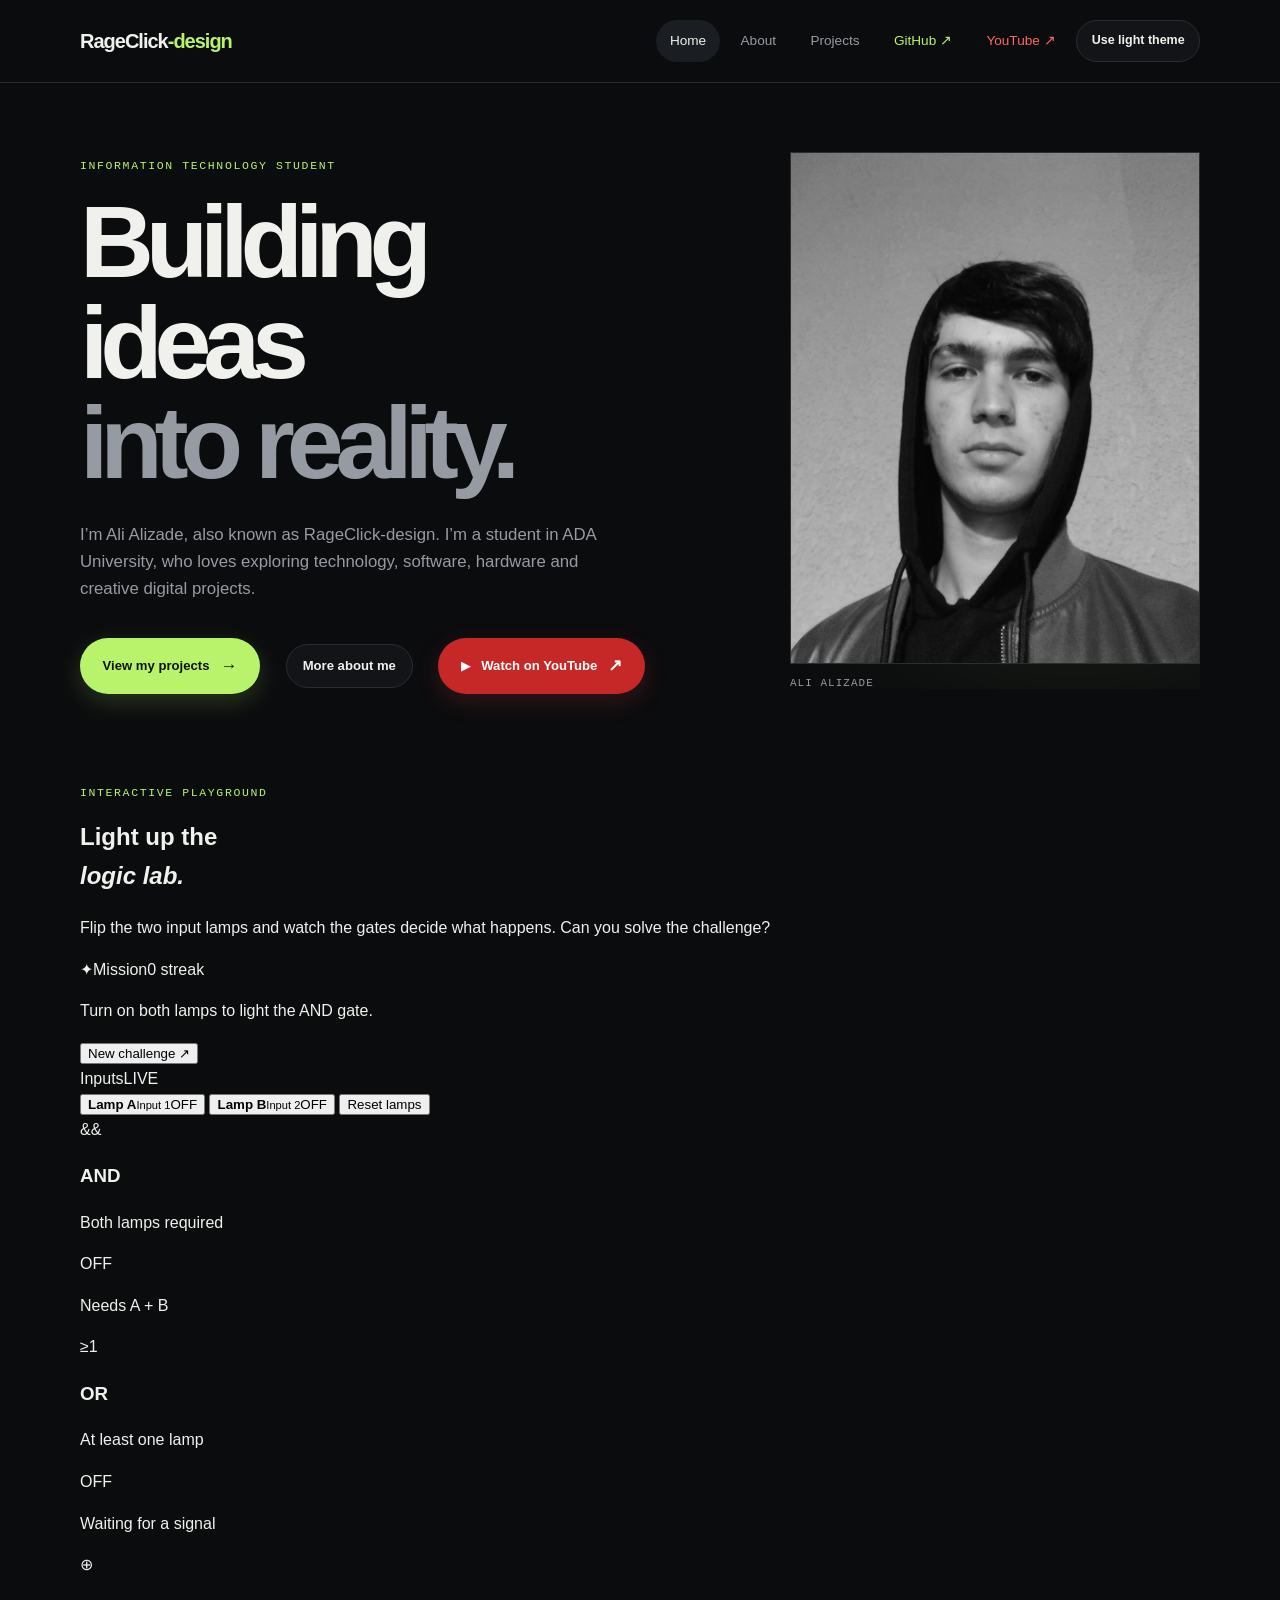
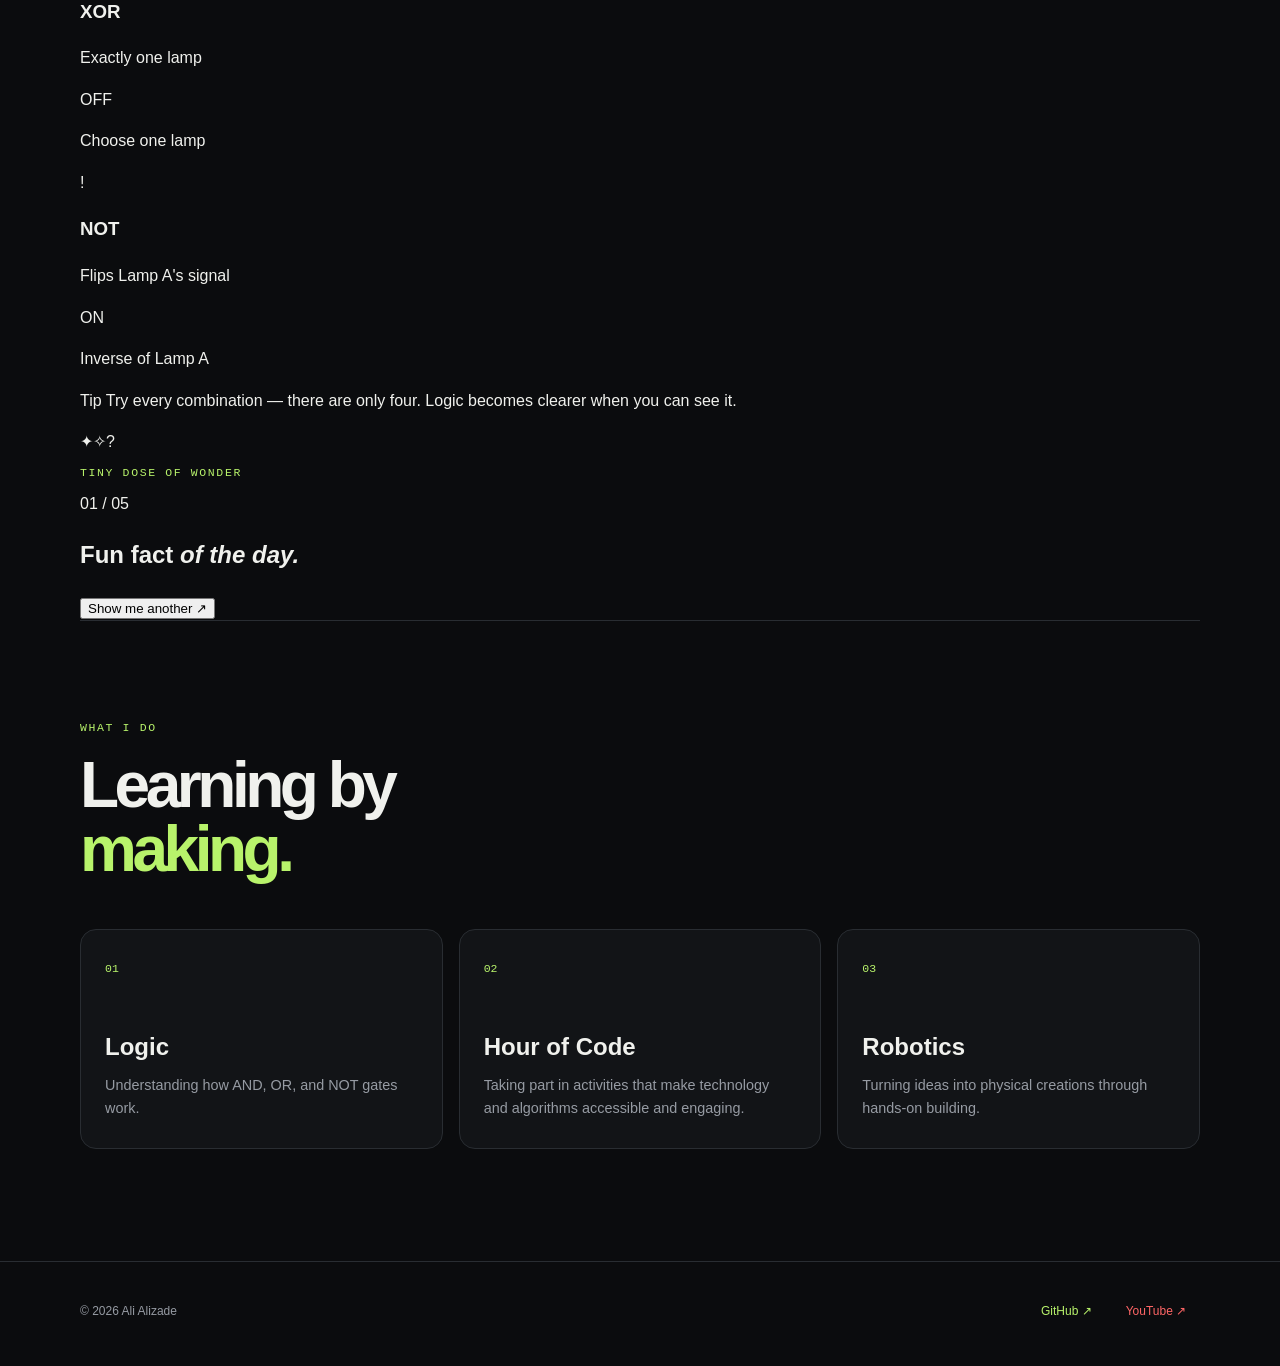
<file: index.html>
<!DOCTYPE html>
<html lang="en">
<head>
  <meta charset="UTF-8">
  <meta name="viewport" content="width=device-width, initial-scale=1.0">
  <meta name="description" content="Personal portfolio of Ali Alizade, also known as RageClick-design.">
  <title>RageClick-design | Portfolio</title>
  <link rel="stylesheet" href="style.css">
  <script src="script.js" defer></script>
</head>
<body>
  <header class="site-header">
    <nav class="navbar container" aria-label="Main navigation">
      <a class="brand" href="index.html">RageClick<span>-design</span></a>
      <button class="menu-toggle" type="button" aria-expanded="false" aria-controls="site-menu">
        <span></span><span></span><span></span>
        <span class="sr-only">Toggle navigation</span>
      </button>
      <ul class="nav-links" id="site-menu">
        <li><a class="active" href="index.html">Home</a></li>
        <li><a href="about.html">About</a></li>
        <li><a href="projects.html">Projects</a></li>
        <li><a class="github-link" href="https://github.com/RageClick-design?tab=repositories" target="_blank" rel="noopener noreferrer">GitHub ↗</a></li>
        <li><a class="youtube-link" href="http://www.youtube.com/@eraXwanderer" target="_blank" rel="noopener noreferrer">YouTube ↗</a></li>
        <li><button class="theme-toggle" type="button" aria-pressed="false">Use light theme</button></li>
      </ul>
    </nav>
  </header>

  <main>
    <section class="hero container">
      <div class="hero-copy">
        <p class="eyebrow">Information Technology student</p>
        <h1>Building ideas<br><span>into reality.</span></h1>
        <p class="intro">I’m Ali Alizade, also known as RageClick-design. I’m a student in ADA University, who loves exploring technology, software, hardware and creative digital projects.</p>
        <div class="hero-actions">
          <a class="button button-primary" href="projects.html">View my projects <span>→</span></a>
          <a class="text-link" href="about.html">More about me</a>
          <a class="button button-youtube" href="http://www.youtube.com/@eraXwanderer" target="_blank" rel="noopener noreferrer"><span class="play-icon" aria-hidden="true">▶</span>Watch on YouTube <span>↗</span></a>
        </div>
      </div>
      <div class="profile-frame">
        <div class="profile-glow"></div>
        <img src="Ali Alizade.jpeg" alt="Portrait of Ali Alizade" class="profile-image">
        <p class="profile-label">ALI ALIZADE</p>
      </div>
    </section>

    <section class="logic-lab container" aria-labelledby="logic-lab-title">
      <div class="lab-intro">
        <div>
          <p class="eyebrow">Interactive playground</p>
          <h2 id="logic-lab-title">Light up the<br><em>logic lab.</em></h2>
          <p class="lab-description">Flip the two input lamps and watch the gates decide what happens. Can you solve the challenge?</p>
        </div>
        <div class="challenge-card" aria-live="polite">
          <div class="challenge-topline"><span class="challenge-icon">✦</span><span>Mission</span><span class="streak-badge" data-streak>0 streak</span></div>
          <p class="challenge-text" data-challenge>Turn on both lamps to light the AND gate.</p>
          <button class="challenge-button" type="button" data-new-challenge>New challenge <span>↗</span></button>
        </div>
      </div>

      <div class="lab-console">
        <div class="lamp-controls" aria-label="Lamp controls">
          <div class="control-heading"><span>Inputs</span><span class="live-dot">LIVE</span></div>
          <button class="lamp-switch lamp-a" type="button" data-lamp="a" aria-pressed="false">
            <span class="lamp-orb" aria-hidden="true"></span><span class="lamp-copy"><strong>Lamp A</strong><small>Input 1</small></span><span class="switch-state">OFF</span>
          </button>
          <button class="lamp-switch lamp-b" type="button" data-lamp="b" aria-pressed="false">
            <span class="lamp-orb" aria-hidden="true"></span><span class="lamp-copy"><strong>Lamp B</strong><small>Input 2</small></span><span class="switch-state">OFF</span>
          </button>
          <button class="reset-lab" type="button" data-reset-lab>Reset lamps</button>
        </div>

        <div class="gate-board" aria-label="Logic gate outputs">
          <article class="gate-card gate-and" data-gate="and">
            <div class="gate-card-head"><span class="gate-symbol">&amp;&amp;</span><div><h3>AND</h3><p>Both lamps required</p></div><span class="gate-status">OFF</span></div>
            <div class="gate-visual"><span class="wire"></span><span class="output-lamp"></span></div>
            <p class="gate-result" data-result>Needs A + B</p>
          </article>
          <article class="gate-card gate-or" data-gate="or">
            <div class="gate-card-head"><span class="gate-symbol">≥1</span><div><h3>OR</h3><p>At least one lamp</p></div><span class="gate-status">OFF</span></div>
            <div class="gate-visual"><span class="wire"></span><span class="output-lamp"></span></div>
            <p class="gate-result" data-result>Waiting for a signal</p>
          </article>
          <article class="gate-card gate-xor" data-gate="xor">
            <div class="gate-card-head"><span class="gate-symbol">⊕</span><div><h3>XOR</h3><p>Exactly one lamp</p></div><span class="gate-status">OFF</span></div>
            <div class="gate-visual"><span class="wire"></span><span class="output-lamp"></span></div>
            <p class="gate-result" data-result>Choose one lamp</p>
          </article>
          <article class="gate-card gate-not" data-gate="not">
            <div class="gate-card-head"><span class="gate-symbol">!</span><div><h3>NOT</h3><p>Flips Lamp A's signal</p></div><span class="gate-status">ON</span></div>
            <div class="gate-visual"><span class="wire"></span><span class="output-lamp"></span></div>
            <p class="gate-result" data-result>Inverse of Lamp A</p>
          </article>
        </div>
      </div>
      <p class="lab-tip"><span>Tip</span> Try every combination — there are only four. Logic becomes clearer when you can see it.</p>
    </section>

    <section class="fact-section container" aria-labelledby="fact-title">
      <div class="fact-card">
        <div class="fact-art" aria-hidden="true"><span class="fact-spark spark-one">✦</span><span class="fact-spark spark-two">✧</span><span class="fact-orb">?</span></div>
        <div class="fact-content">
          <div class="fact-heading"><p class="eyebrow">Tiny dose of wonder</p><span class="fact-counter" data-fact-counter>01 / 05</span></div>
          <h2 id="fact-title">Fun fact <em>of the day.</em></h2>
          <p class="fact-text" data-fact-text></p>
          <button class="fact-button" type="button" data-next-fact>Show me another <span>↗</span></button>
        </div>
      </div>
    </section>

    <section class="highlight-section container">
      <div class="section-heading">
        <p class="eyebrow">What I do</p>
        <h2>Learning by<br><em>making.</em></h2>
      </div>
      <div class="highlight-grid">
        <article class="highlight-card"><span class="card-number">01</span><h3>Logic</h3><p>Understanding how AND, OR, and NOT gates work.</p></article>
        <article class="highlight-card"><span class="card-number">02</span><h3>Hour of Code</h3><p>Taking part in activities that make technology and algorithms accessible and engaging.</p></article>
        <article class="highlight-card"><span class="card-number">03</span><h3>Robotics</h3><p>Turning ideas into physical creations through hands-on building.</p></article>
      </div>
    </section>
  </main>

  <footer class="site-footer">
    <div class="container footer-content">
      <p>© <span data-current-year>2026</span> Ali Alizade</p>
      <div class="footer-links">
        <a href="https://github.com/RageClick-design?tab=repositories" target="_blank" rel="noopener noreferrer">GitHub ↗</a>
        <a href="http://www.youtube.com/@eraXwanderer" target="_blank" rel="noopener noreferrer">YouTube ↗</a>
      </div>
    </div>
  </footer>
</body>
</html>
</file>
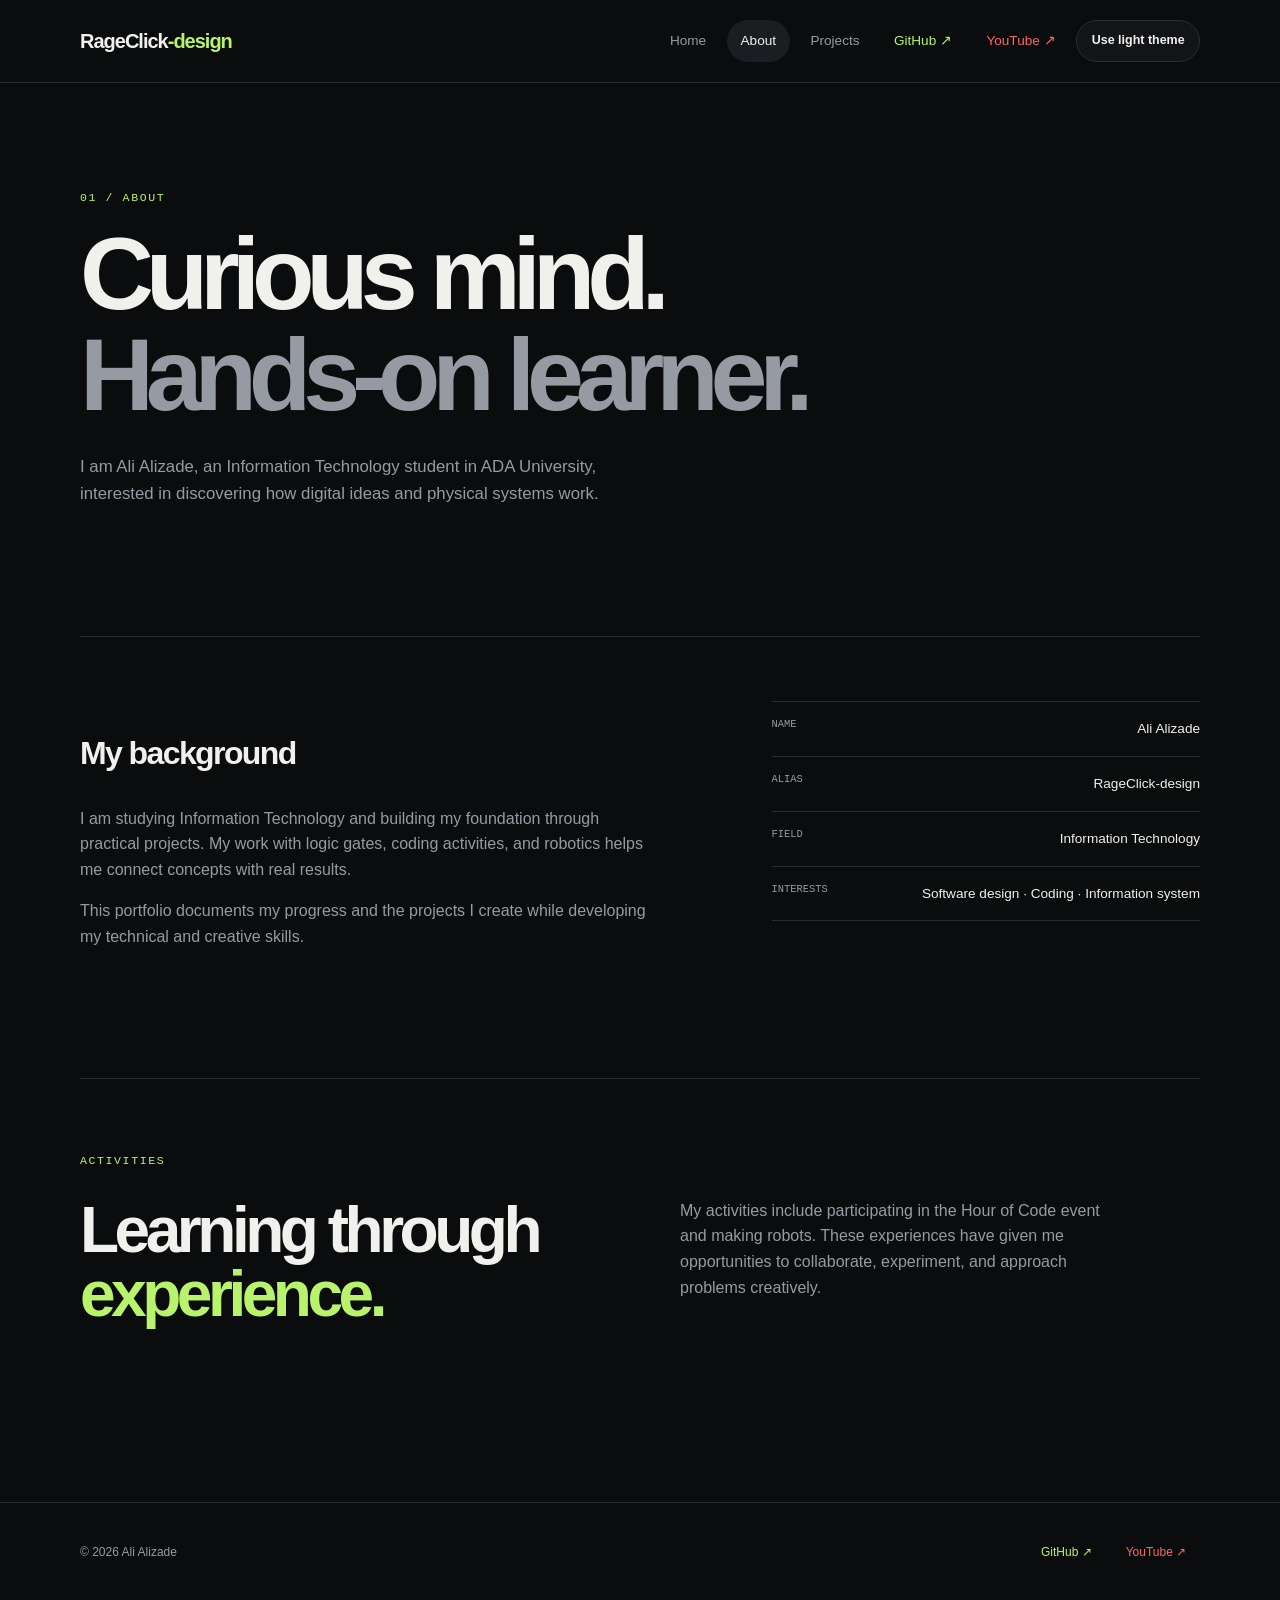
<file: about.html>
<!DOCTYPE html>
<html lang="en">
<head>
  <meta charset="UTF-8">
  <meta name="viewport" content="width=device-width, initial-scale=1.0">
  <meta name="description" content="About Ali Alizade, an Information Technology student.">
  <title>About | RageClick-design</title>
  <link rel="stylesheet" href="style.css">
  <script src="script.js" defer></script>
</head>
<body>
  <header class="site-header">
    <nav class="navbar container" aria-label="Main navigation">
      <a class="brand" href="index.html">RageClick<span>-design</span></a>
      <button class="menu-toggle" type="button" aria-expanded="false" aria-controls="site-menu"><span></span><span></span><span></span><span class="sr-only">Toggle navigation</span></button>
      <ul class="nav-links" id="site-menu">
        <li><a href="index.html">Home</a></li><li><a class="active" href="about.html">About</a></li><li><a href="projects.html">Projects</a></li><li><a class="github-link" href="https://github.com/RageClick-design?tab=repositories" target="_blank" rel="noopener noreferrer">GitHub ↗</a></li>        <li><a class="youtube-link" href="http://www.youtube.com/@eraXwanderer" target="_blank" rel="noopener noreferrer">YouTube ↗</a></li><li><button class="theme-toggle" type="button" aria-pressed="false">Use light theme</button></li>      </ul>
    </nav>
  </header>

  <main class="page-main container">
    <section class="page-intro"><p class="eyebrow">01 / About</p><h1>Curious mind.<br><span>Hands-on learner.</span></h1><p class="lead">I am Ali Alizade, an Information Technology student in ADA University, interested in discovering how digital ideas and physical systems work.</p></section>
    <section class="about-grid">
      <div><h2>My background</h2><p>I am studying Information Technology and building my foundation through practical projects. My work with logic gates, coding activities, and robotics helps me connect concepts with real results.</p><p>This portfolio documents my progress and the projects I create while developing my technical and creative skills.</p></div>
      <div class="details-list"><div><span>NAME</span><strong>Ali Alizade</strong></div><div><span>ALIAS</span><strong>RageClick-design</strong></div><div><span>FIELD</span><strong>Information Technology</strong></div><div><span>INTERESTS</span><strong>Software design · Coding · Information system</strong></div></div>
    </section>
    <section class="activity-section"><p class="eyebrow">Activities</p><div class="activity-row"><h2>Learning through<br><em>experience.</em></h2><p>My activities include participating in the Hour of Code event and making robots. These experiences have given me opportunities to collaborate, experiment, and approach problems creatively.</p></div></section>
  </main>

  <footer class="site-footer"><div class="container footer-content"><p>© <span data-current-year>2026</span> Ali Alizade</p>  <div class="footer-links"><a href="https://github.com/RageClick-design?tab=repositories" target="_blank" rel="noopener noreferrer">GitHub ↗</a><a href="http://www.youtube.com/@eraXwanderer" target="_blank" rel="noopener noreferrer">YouTube ↗</a></div></div></footer></body>
</html>
</file>
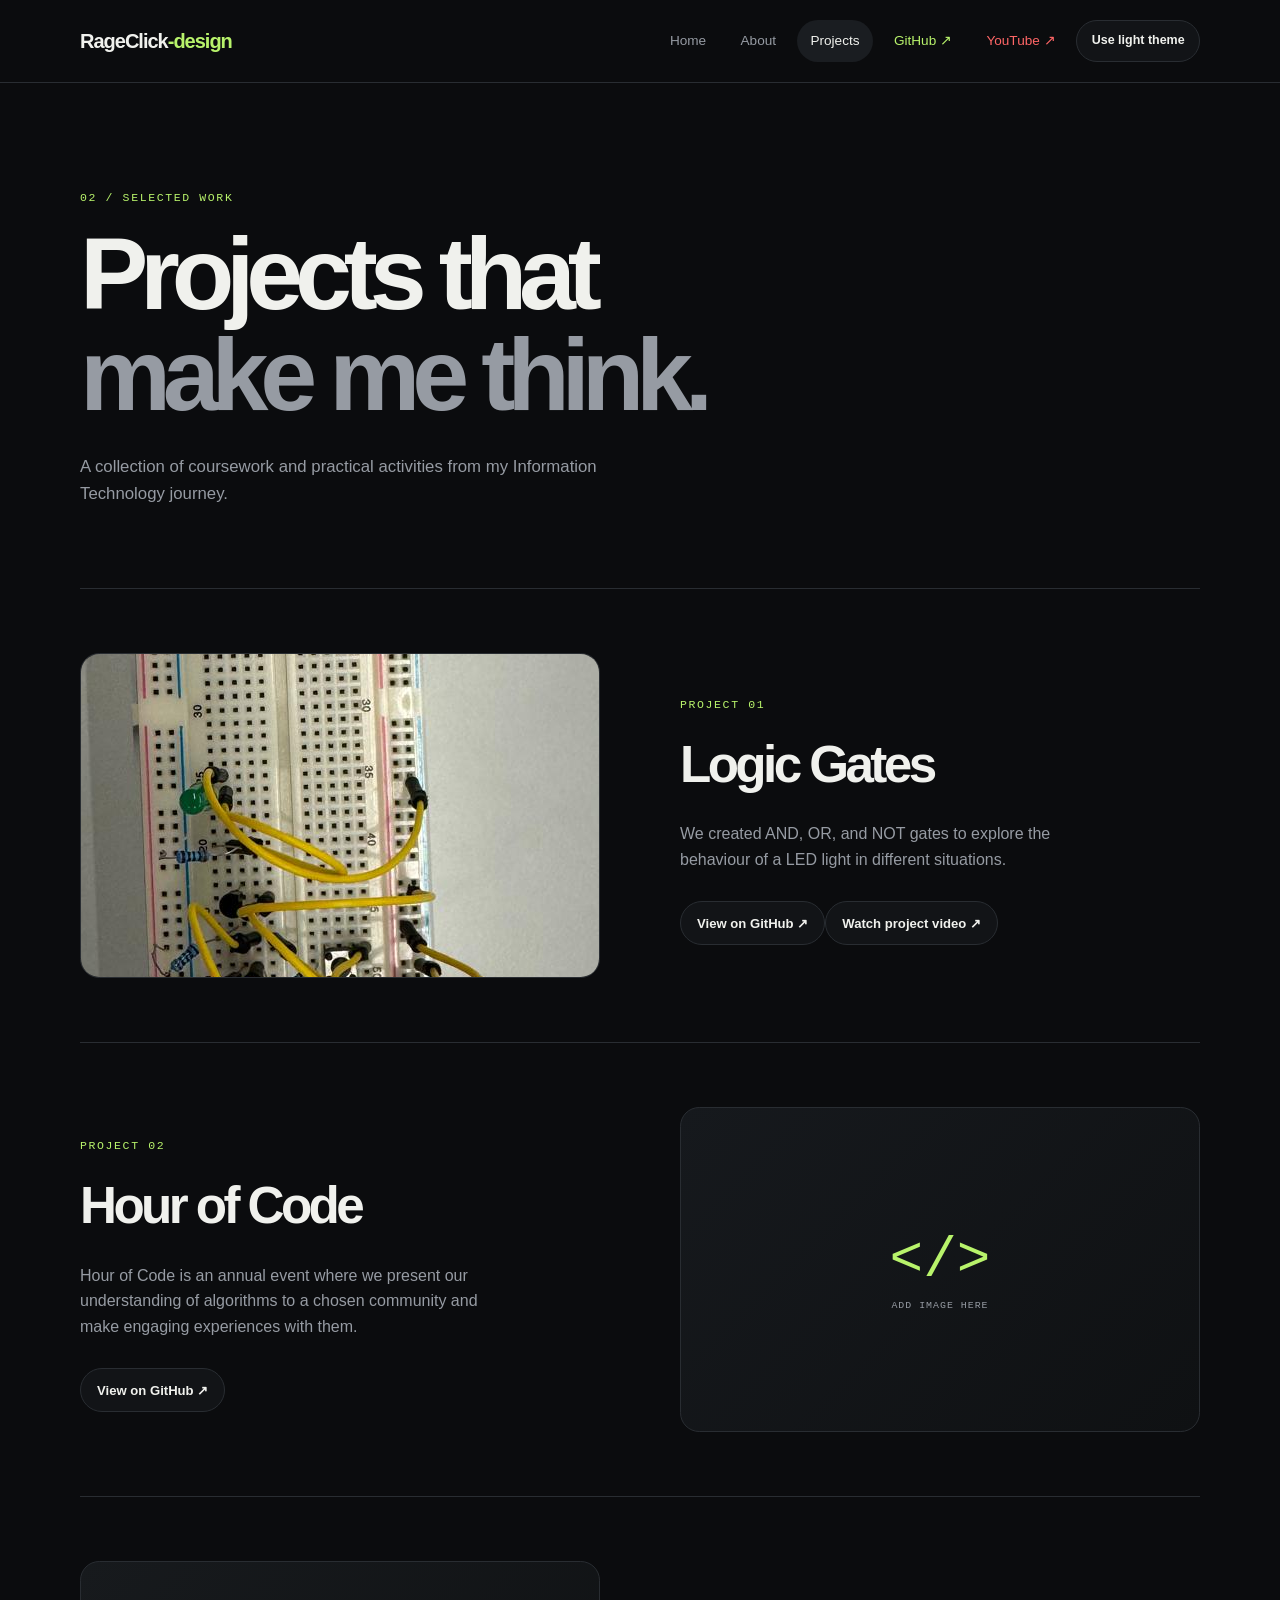
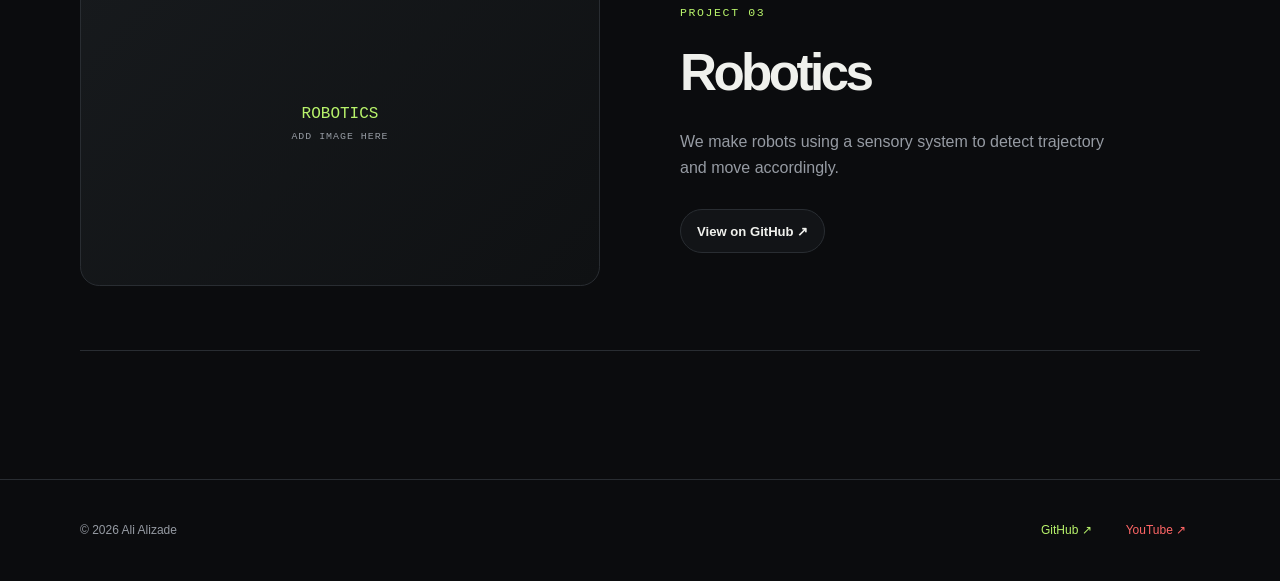
<file: projects.html>
<!DOCTYPE html>
<html lang="en">
<head>
  <meta charset="UTF-8">
  <meta name="viewport" content="width=device-width, initial-scale=1.0">
  <meta name="description" content="Projects by Ali Alizade, including logic gates, Hour of Code, and robotics.">
  <title>Projects | RageClick-design</title>
  <link rel="stylesheet" href="style.css">
  <script src="script.js" defer></script>
</head>
<body>
  <header class="site-header"><nav class="navbar container" aria-label="Main navigation"><a class="brand" href="index.html">RageClick<span>-design</span></a><button class="menu-toggle" type="button" aria-expanded="false" aria-controls="site-menu"><span></span><span></span><span></span><span class="sr-only">Toggle navigation</span></button><ul class="nav-links" id="site-menu"><li><a href="index.html">Home</a></li><li><a href="about.html">About</a></li><li><a class="active" href="projects.html">Projects</a></li><li><a class="github-link" href="https://github.com/RageClick-design?tab=repositories" target="_blank" rel="noopener noreferrer">GitHub ↗</a></li><li><a class="youtube-link" href="http://www.youtube.com/@eraXwanderer" target="_blank" rel="noopener noreferrer">YouTube ↗</a></li><li><button class="theme-toggle" type="button" aria-pressed="false">Use light theme</button></li></ul></nav></header>
  <main class="page-main container">
    <section class="page-intro projects-intro"><p class="eyebrow">02 / Selected work</p><h1>Projects that<br><span>make me think.</span></h1><p class="lead">A collection of coursework and practical activities from my Information Technology journey.</p></section>
    <section class="projects-list">
      <article class="project-card"><div class="project-visual visual-gates" role="img" aria-label="Diagram showing AND, OR, and NOT logic gates"><img src="Logic gate.jpeg" alt="Photo showing AND, OR, and NOT logic gates"><small>LOGIC GATES</small></div><div class="project-info"><p class="project-number">PROJECT 01</p><h2>Logic Gates</h2><p><!-- Add your final description here. --> We created AND, OR, and NOT gates to explore the behaviour of a LED light in different situations.</p><a class="text-link" href="https://github.com/RageClick-design?tab=repositories" target="_blank" rel="noopener noreferrer">View on GitHub ↗</a><a class="text-link" href="https://youtu.be/5MCAFuxGHAo" target="_blank" rel="noopener noreferrer">Watch project video ↗</a></div></article>
      <article class="project-card project-card-reverse"><div class="project-visual visual-code"><span class="code-mark">&lt;/&gt;</span><small>ADD IMAGE HERE</small></div><div class="project-info"><p class="project-number">PROJECT 02</p><h2>Hour of Code</h2><p><!-- Add your final description here. --> Hour of Code is an annual event where we present our understanding of algorithms to a chosen community and make engaging experiences with them.</p><a class="text-link" href="https://github.com/RageClick-design?tab=repositories" target="_blank" rel="noopener noreferrer">View on GitHub ↗</a></div></article>
      <article class="project-card"><div class="project-visual visual-robot"><span>ROBOTICS</span><small>ADD IMAGE HERE</small></div><div class="project-info"><p class="project-number">PROJECT 03</p><h2>Robotics</h2><p><!-- Add your final description here. --> We make robots using a sensory system to detect trajectory and move accordingly.</p><a class="text-link" href="https://github.com/RageClick-design?tab=repositories" target="_blank" rel="noopener noreferrer">View on GitHub ↗</a></div></article>
    </section>
  </main>
  <footer class="site-footer"><div class="container footer-content"><p>© <span data-current-year>2026</span> Ali Alizade</p><div class="footer-links"><a href="https://github.com/RageClick-design?tab=repositories" target="_blank" rel="noopener noreferrer">GitHub ↗</a><a href="http://www.youtube.com/@eraXwanderer" target="_blank" rel="noopener noreferrer">YouTube ↗</a></div></div></footer>
</body>
</html>
</file>
<file: style.css>
:root { --bg:#0b0c0e; --surface:#121417; --surface-light:#1a1d21; --text:#f0f1ed; --muted:#969ba3; --line:#292d32; --accent:#b8f36b; --max:1120px; }
:root[data-theme="light"] { --bg:#f7f8f5; --surface:#fff; --surface-light:#edf0e9; --text:#171a16; --muted:#62695f; --line:#dce1d7; --accent:#547d24; }
* { box-sizing:border-box; }
html { scroll-behavior:smooth; }
body { margin:0; background:var(--bg); color:var(--text); font-family:'Manrope',Arial,sans-serif; line-height:1.6; }
a { color:inherit; text-decoration:none; }
.container { width:min(calc(100% - 3rem),var(--max)); margin:auto; }
.site-header { border-bottom:1px solid var(--line); }
.navbar { min-height:82px; display:flex; align-items:center; justify-content:space-between; gap:2rem; }
.brand { font-weight:800; letter-spacing:-.05em; font-size:1.25rem; }.brand span { color:var(--accent); }
.nav-links { display:flex; align-items:center; gap:2rem; list-style:none; margin:0; padding:0; font-size:.85rem; color:var(--muted); }.nav-links a { transition:color .2s; }.nav-links a:hover,.nav-links a.active { color:var(--text); }.nav-links .github-link { color:var(--accent); }
.theme-toggle { border:1px solid var(--line); background:var(--surface); color:var(--text); padding:.55rem .8rem; font:inherit; font-size:.78rem; cursor:pointer; transition:background .2s,border-color .2s; }.theme-toggle:hover { background:var(--surface-light); border-color:var(--accent); }.theme-toggle:focus-visible { outline:2px solid var(--accent); outline-offset:3px; }
.menu-toggle { display:none; background:none; border:0; padding:.5rem; cursor:pointer; }.menu-toggle span:not(.sr-only) { display:block; width:24px; height:2px; margin:5px; background:var(--text); }
.hero { min-height:640px; display:grid; grid-template-columns:1.1fr .9fr; align-items:center; gap:5rem; padding-top:4rem; padding-bottom:5rem; }.eyebrow,.project-number { color:var(--accent); font:500 .72rem 'DM Mono',monospace; letter-spacing:.14em; text-transform:uppercase; }.hero h1,.page-intro h1 { font-size:clamp(3.4rem,8vw,7.2rem); line-height:.98; letter-spacing:-.08em; margin:1.3rem 0 1.8rem; }.hero h1 span,.page-intro h1 span { color:var(--muted); }.intro,.lead { max-width:550px; color:var(--muted); font-size:1.05rem; }.hero-actions { display:flex; align-items:center; gap:1.6rem; margin-top:2.2rem; }.button { display:inline-flex; align-items:center; gap:1rem; padding:.9rem 1.25rem; font-size:.82rem; font-weight:700; }.button-primary { background:var(--accent); color:#10130c; }.button-primary span { font-size:1.2rem; }.text-link { border-bottom:1px solid var(--accent); padding-bottom:.18rem; color:var(--text); font-size:.82rem; }.text-link:hover { color:var(--accent); }
.profile-frame { position:relative; max-width:410px; justify-self:end; overflow:clip; }.profile-glow { position:absolute; width:80%; height:80%; right:-10%; top:10%; background:var(--accent); filter:blur(90px); opacity:.11; }.profile-image { display:block; position:relative; width:100%; aspect-ratio:4/5; object-fit:cover; filter:grayscale(100%); border:1px solid var(--line); }.profile-label { color:var(--muted); font:400 .68rem 'DM Mono',monospace; letter-spacing:.1em; margin:.8rem 0 0; }
.highlight-section { border-top:1px solid var(--line); padding:5.5rem 0 7rem; }.section-heading h2,.activity-row h2 { font-size:clamp(2.4rem,5vw,4.3rem); line-height:1; letter-spacing:-.07em; margin:1.2rem 0 3rem; }.section-heading em,.activity-row em { color:var(--accent); font-style:normal; }.highlight-grid { display:grid; grid-template-columns:repeat(3,1fr); gap:1rem; }.highlight-card { background:var(--surface); border:1px solid var(--line); min-height:220px; padding:1.5rem; }.card-number { color:var(--accent); font:400 .72rem 'DM Mono',monospace; }.highlight-card h3 { font-size:1.5rem; margin:3rem 0 .5rem; }.highlight-card p { color:var(--muted); font-size:.9rem; margin:0; }
.page-main { padding-top:6rem; padding-bottom:8rem; }.page-intro { padding-bottom:7rem; }.page-intro h1 { font-size:clamp(3.5rem,8vw,6.8rem); max-width:900px; }.about-grid { display:grid; grid-template-columns:1.15fr .85fr; gap:7rem; padding:4rem 0 7rem; border-top:1px solid var(--line); }.about-grid h2 { font-size:2rem; letter-spacing:-.05em; }.about-grid p { color:var(--muted); max-width:600px; }.details-list { border-top:1px solid var(--line); }.details-list div { display:flex; justify-content:space-between; gap:1rem; padding:1rem 0; border-bottom:1px solid var(--line); font-size:.85rem; }.details-list span { color:var(--muted); font:400 .65rem 'DM Mono',monospace; }.details-list strong { text-align:right; font-weight:500; }.activity-section { border-top:1px solid var(--line); padding-top:4rem; }.activity-row { display:grid; grid-template-columns:1fr 1fr; gap:5rem; align-items:start; }.activity-row p { color:var(--muted); margin-top:1.2rem; max-width:450px; }
.projects-intro { padding-bottom:4rem; }.projects-list { border-top:1px solid var(--line); }.project-card { display:grid; grid-template-columns:1fr 1fr; gap:5rem; align-items:center; padding:4rem 0; border-bottom:1px solid var(--line); }.project-card-reverse .project-visual { order:2; }.project-card-reverse .project-info { order:1; }.project-visual { aspect-ratio:16/10; background:var(--surface); border:1px solid var(--line); display:flex; align-items:center; justify-content:center; gap:.5rem; color:var(--accent); font:500 1rem 'DM Mono',monospace; position:relative; overflow:hidden; }.visual-gates { background:linear-gradient(135deg,#171b16,#101310); }.visual-gates span { border:1px solid var(--accent); padding:.6rem .8rem; font-size:.7rem; }.visual-code { flex-direction:column; background:linear-gradient(135deg,#16191d,#0f1113); }.visual-robot { flex-direction:column; background:linear-gradient(135deg,#171a1d,#0f1113); }.code-mark { font-size:3.5rem; }.project-visual small { color:var(--muted); font:400 .62rem 'DM Mono',monospace; letter-spacing:.1em; }.project-info h2 { font-size:clamp(2rem,4vw,3.5rem); letter-spacing:-.07em; margin:.8rem 0 1rem; }.project-info p:not(.project-number) { color:var(--muted); max-width:440px; margin-bottom:1.5rem; }
.site-footer { border-top:1px solid var(--line); }.footer-content { min-height:100px; display:flex; align-items:center; justify-content:space-between; color:var(--muted); font-size:.75rem; }.footer-content a { color:var(--accent); }.sr-only { position:absolute; width:1px; height:1px; padding:0; margin:-1px; overflow:hidden; clip:rect(0,0,0,0); white-space:nowrap; border:0; }
:root[data-theme="light"] .visual-gates { background:linear-gradient(135deg,#edf2e8,#f8faf6); }
:root[data-theme="light"] .visual-code,:root[data-theme="light"] .visual-robot { background:linear-gradient(135deg,#eef0ed,#f8f9f7); }
@media (max-width:760px) { .container { width:min(calc(100% - 2rem),var(--max)); }.navbar { min-height:70px; }.menu-toggle { display:block; }.nav-links { display:none; position:absolute; z-index:2; top:70px; left:0; right:0; background:var(--surface); border-bottom:1px solid var(--line); padding:1rem; flex-direction:column; align-items:flex-start; }.nav-links.open { display:flex; }.hero { min-height:0; grid-template-columns:1fr; gap:3rem; padding-top:4rem; }.hero h1,.page-intro h1 { font-size:clamp(3rem,15vw,5rem); }.profile-frame { width:min(100%,370px); justify-self:start; }.highlight-grid,.about-grid,.activity-row,.project-card { grid-template-columns:1fr; gap:2rem; }.about-grid { padding:3rem 0 5rem; }.activity-row h2 { margin-bottom:0; }.project-card { padding:3rem 0; }.project-card-reverse .project-visual,.project-card-reverse .project-info { order:initial; }.footer-content { min-height:85px; align-items:flex-start; flex-direction:column; justify-content:center; gap:.2rem; } }

a,button { -webkit-tap-highlight-color:transparent; }
a:focus-visible,button:focus-visible { outline:2px solid var(--accent); outline-offset:4px; }
.brand { transition:color .2s ease,transform .2s ease; }
.brand:hover { color:var(--accent); transform:translateY(-1px); }
.nav-links { gap:.45rem; }
.nav-links a { position:relative; display:inline-flex; align-items:center; min-height:42px; padding:.55rem .85rem; border-radius:999px; transition:color .2s ease,background .2s ease,transform .2s ease; }
.nav-links a:hover { color:var(--text); background:var(--surface-light); transform:translateY(-1px); }
.nav-links a.active { color:var(--text); background:var(--surface-light); }
.nav-links .github-link { color:var(--accent); }
.nav-links .github-link:hover { color:var(--text); background:var(--surface-light); }
.theme-toggle { min-height:42px; padding:.55rem .9rem; border-radius:999px; font-weight:700; transition:color .2s ease,background .2s ease,border-color .2s ease,transform .2s ease; }
.theme-toggle:hover { transform:translateY(-1px); }
.button { min-height:48px; padding:.85rem 1.35rem; border:1px solid transparent; border-radius:999px; transition:transform .2s ease,box-shadow .2s ease,background .2s ease,color .2s ease,border-color .2s ease; }
.button:hover { transform:translateY(-2px); }
.button-primary { box-shadow:0 8px 24px color-mix(in srgb,var(--accent) 18%,transparent); }
.button-primary:hover { box-shadow:0 12px 30px color-mix(in srgb,var(--accent) 30%,transparent); }
.text-link { display:inline-flex; align-items:center; gap:.55rem; min-height:44px; padding:.65rem 1rem; border:1px solid var(--line); border-radius:999px; background:var(--surface); font-weight:700; transition:transform .2s ease,color .2s ease,border-color .2s ease,background .2s ease; }
.text-link:hover { color:var(--text); background:var(--surface-light); border-color:var(--accent); transform:translateY(-2px); }
.footer-content a { display:inline-flex; align-items:center; min-height:40px; padding:.45rem .8rem; border:1px solid transparent; border-radius:999px; transition:color .2s ease,background .2s ease,border-color .2s ease,transform .2s ease; }
.footer-content a:hover { color:var(--text); background:var(--surface-light); border-color:var(--line); transform:translateY(-1px); }
.menu-toggle { width:44px; height:44px; border:1px solid var(--line); border-radius:50%; background:var(--surface); transition:background .2s ease,border-color .2s ease; }
.menu-toggle:hover { background:var(--surface-light); border-color:var(--accent); }
.menu-toggle span:not(.sr-only) { margin:5px auto; }
@media (max-width:760px) {
  .nav-links { gap:.25rem; padding:1rem; }
  .nav-links li { width:100%; }
  .nav-links a,.nav-links .theme-toggle { width:100%; justify-content:flex-start; }
  .nav-links .theme-toggle { text-align:left; }
  .hero-actions { flex-wrap:wrap; gap:.8rem; }
}
@media (prefers-reduced-motion:reduce) {
  *,*::before,*::after { scroll-behavior:auto !important; transition-duration:.01ms !important; animation-duration:.01ms !important; animation-iteration-count:1 !important; }
}

.nav-links .youtube-link { color:#ff6666; }
.nav-links .youtube-link:hover { color:var(--text); }
.button-youtube { background:#c62828; color:#fff; box-shadow:0 8px 24px rgb(255 77 77 / 16%); }
.button-youtube:hover { background:#a91b1b; box-shadow:0 12px 30px rgb(255 77 77 / 28%); }
.button-youtube .play-icon { font-size:.72rem; }
.hero-actions .button { gap:.7rem; }
.hero-actions .button-primary span:last-child,.button-youtube span:last-child { font-size:1.05rem; transition:transform .2s ease; }
.hero-actions .button:hover span:last-child { transform:translateX(3px); }
.highlight-card { border-radius:1rem; transition:transform .25s ease,border-color .25s ease,background .25s ease; }
.highlight-card:hover { transform:translateY(-6px); border-color:color-mix(in srgb,var(--accent) 55%,var(--line)); background:var(--surface-light); }
.project-visual { border-radius:1.2rem; }
.project-visual span { transition:transform .25s ease,background .25s ease; }
.project-card:hover .project-visual span { transform:translateY(-3px); background:color-mix(in srgb,var(--accent) 10%,transparent); }
.project-info .text-link { margin-top:.3rem; }
.footer-links { display:flex; align-items:center; gap:.4rem; }
.footer-links a:last-child { color:#ff6666; }
.menu-toggle[aria-expanded="true"] span:nth-child(1) { transform:translateY(7px) rotate(45deg); }
.menu-toggle[aria-expanded="true"] span:nth-child(2) { opacity:0; }
.menu-toggle[aria-expanded="true"] span:nth-child(3) { transform:translateY(-7px) rotate(-45deg); }
.menu-toggle span:not(.sr-only) { transition:transform .2s ease,opacity .2s ease; }
html.has-reveal [data-reveal] { opacity:0; transform:translateY(20px); transition:opacity .65s ease,transform .65s ease; transition-delay:var(--reveal-delay,0ms); }
html.has-reveal [data-reveal].is-visible { opacity:1; transform:translateY(0); }
@media (max-width:760px) {
  .nav-links { max-height:calc(100vh - 70px); overflow-y:auto; }
  .hero-actions .button-youtube { flex-basis:100%; justify-content:center; }
}
@media (prefers-reduced-motion:reduce) {
  html.has-reveal [data-reveal] { opacity:1; transform:none; }
}
:root[data-theme="light"] .nav-links .youtube-link,:root[data-theme="light"] .footer-links a:last-child { color:#b42323; }
</file>
